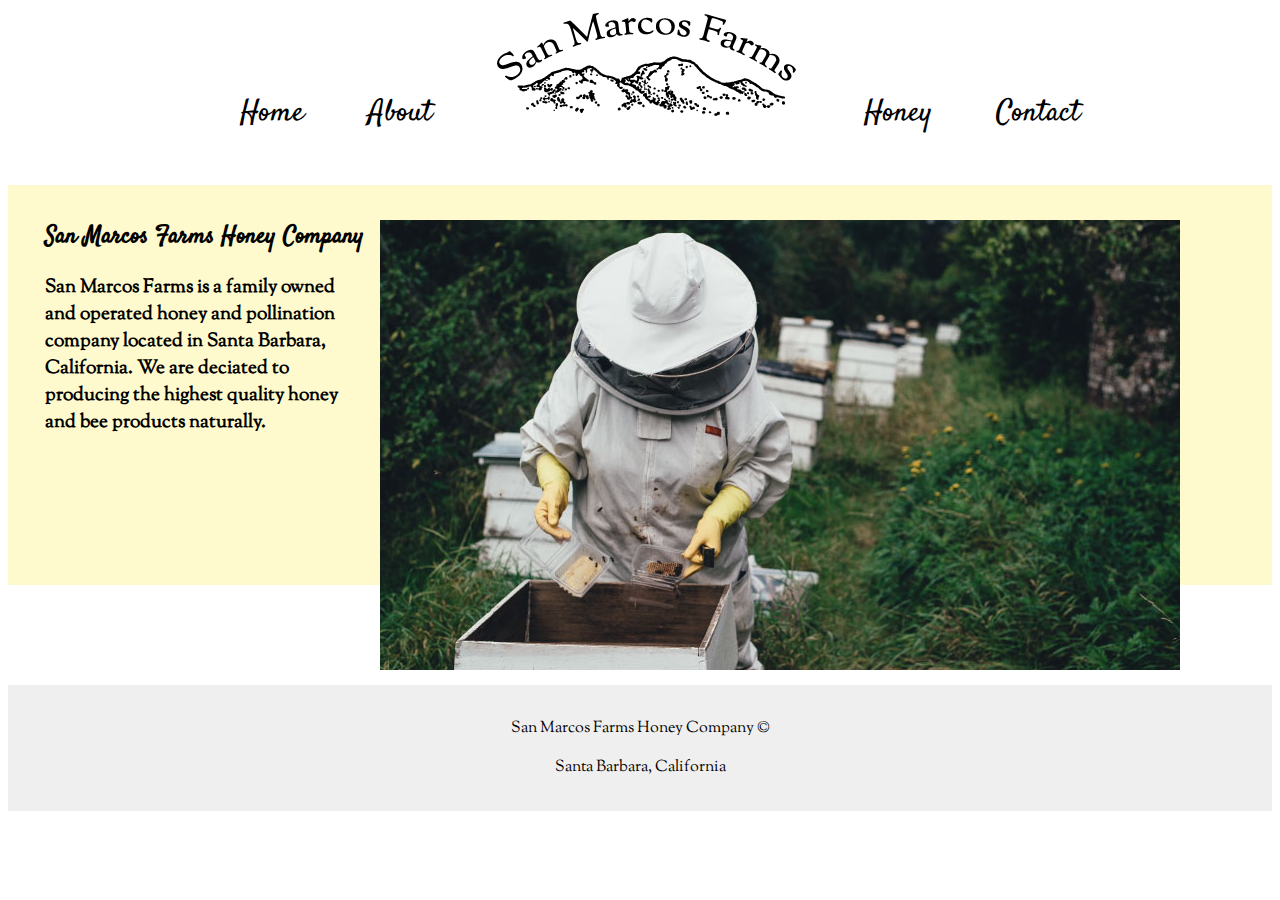
<file: index.html>
<!doctype html>
<html>
<head>
<link href="css/styles.css" type="text/css" rel="stylesheet">
<link href="https://fonts.googleapis.com/css?family=Sorts+Mill+Goudy" rel="stylesheet">
<link href="https://fonts.googleapis.com/css?family=Satisfy" rel="stylesheet">
<link rel="shortcut icon" href="images/favicon.ico" type="image/x-icon">
<link rel="icon" href="images/favicon.ico" type="image/x-icon">
<meta charset="UTF-8">
<title>San Marcos Farms Honey Co.</title>
</head>

<body>
<nav>
	<ul>
   		<li><a href="index.html">Home</a></li>
        <li><a href="about.html">About</a></li>
        <li><img src="images/logo.gif" alt="logo"></li>
        <li><a href="products.html">Honey</a></li>
        <li><a href="contact.html">Contact</a></li>
	</ul>

<!–– do I need home to signify home? ––>

</nav>

<div class="yellow"></div>

<div class="home"><h2>San Marcos Farms Honey Company</h2>
<h3>San Marcos Farms is a family owned and operated honey and pollination company located in Santa Barbara, California. We are deciated to producing the highest quality honey and bee products naturally.</h3> 
</div>

<!--need to add text to home page, discuss with Anne
-->
<div class="beekeeper"> <img src="images/beekeeper.jpg" alt="Beekeeper" title="Photo by Annie Sprat"> </div>

</body>
<footer> 
<p> San Marcos Farms Honey Company &copy </p> 
<p> Santa Barbara, California</p>
</footer>
</html>
</file>
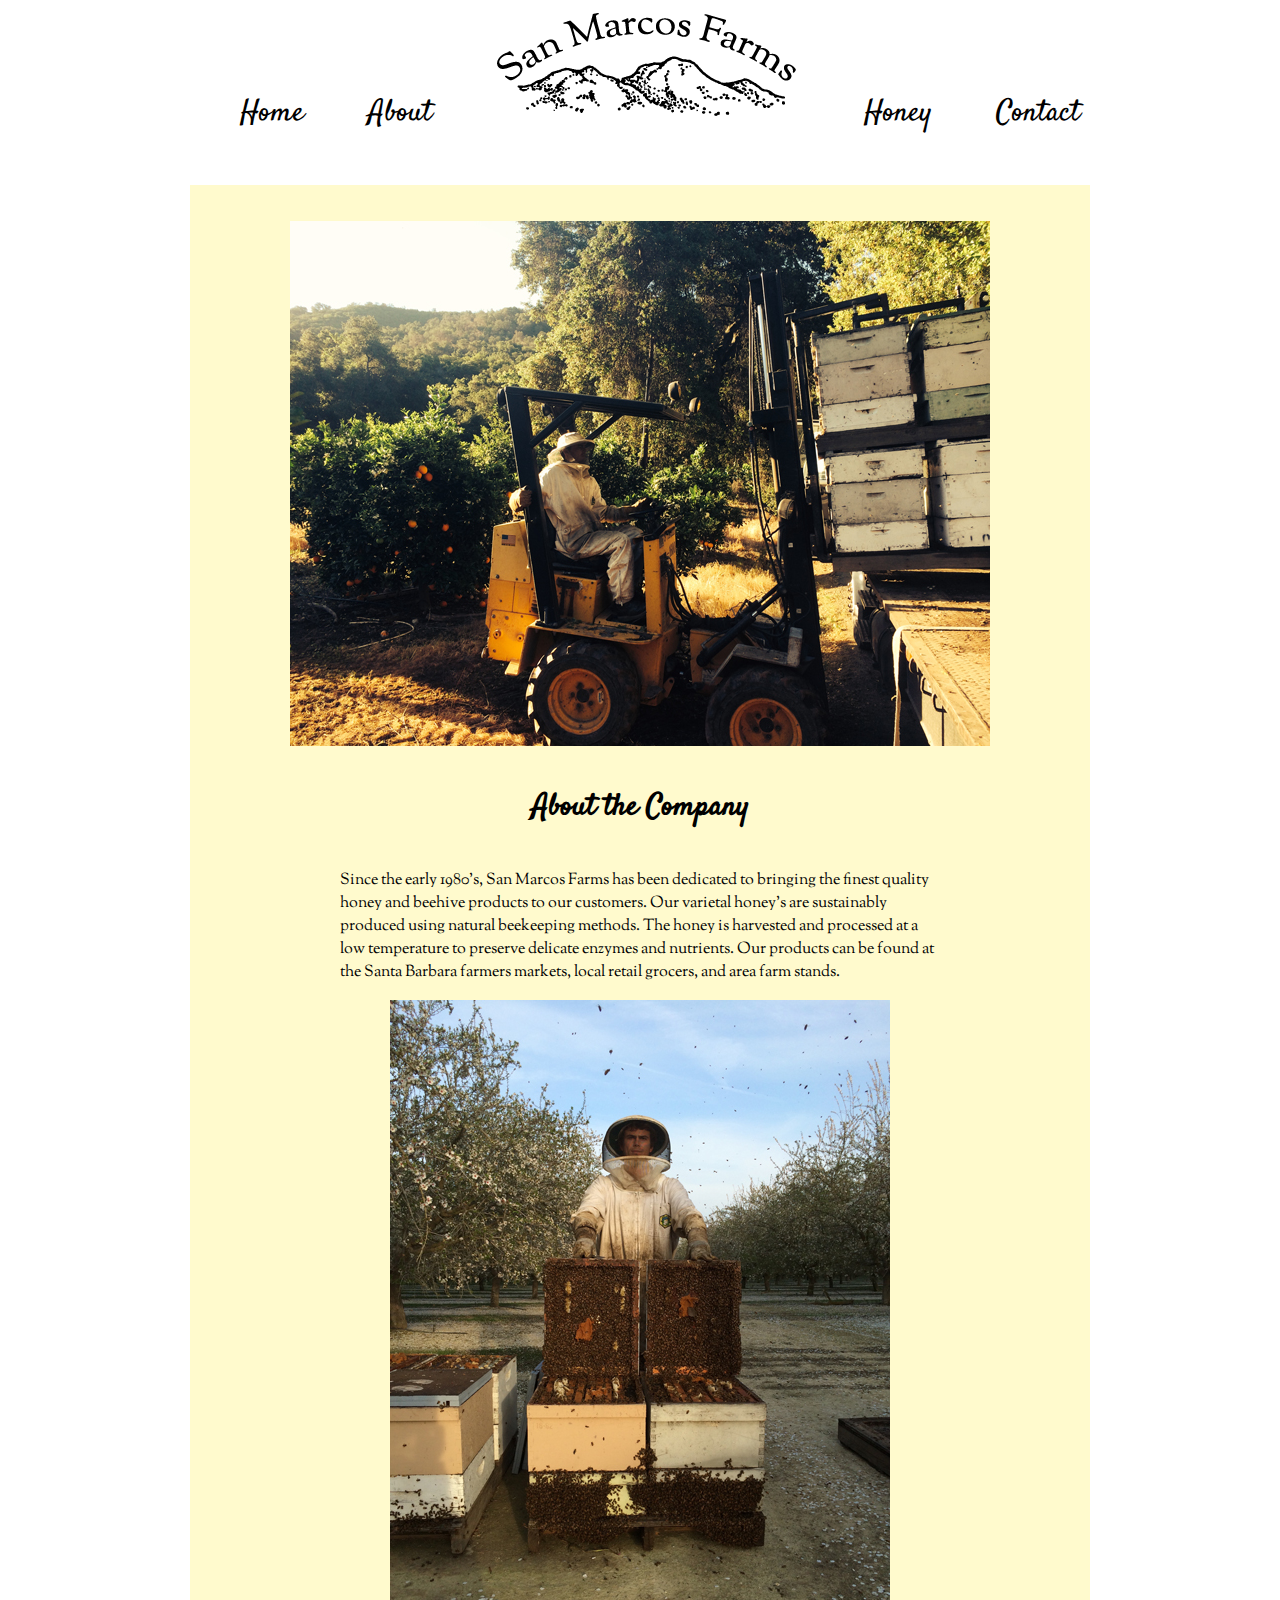
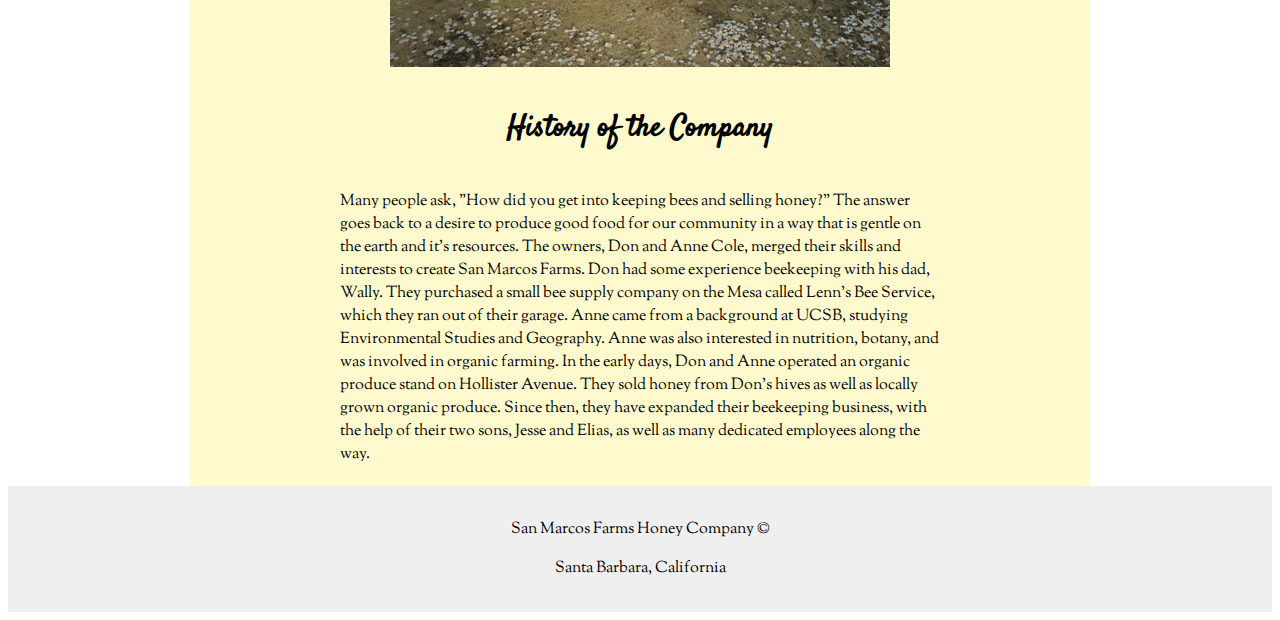
<file: about.html>
<!doctype html>
<html>
<head>
<link href="css/styles.css" type="text/css" rel="stylesheet">
<link href="https://fonts.googleapis.com/css?family=Sorts+Mill+Goudy" rel="stylesheet">
<link href="https://fonts.googleapis.com/css?family=Satisfy" rel="stylesheet">
<link rel="shortcut icon" href="images/favicon.ico" type="image/x-icon">
<link rel="icon" href="images/favicon.ico" type="image/x-icon">
<meta charset="UTF-8">
<title>San Marcos Farms Honey Co.</title>
</head>

<body>
<nav>
	<ul>
   		<li><a href="index.html">Home</a></li>
        <li><a href="about.html">About</a></li>
        <li><img src="images/logo.gif" alt="logo"></li>
        <li><a href="products.html">Honey</a></li>
        <li><a href="contact.html">Contact</a></li>
	</ul>
</nav>

<!--articles both inside div, easier to style-->
<div class="article"> 
<article>
	<figure>
    	<img src="images/tractor.jpg" alt="tractor" title="Photo by Don Cole">
     </figure>
     <h4>About the Company</h4>
     <p> Since the early 1980's, San Marcos Farms has been dedicated to bringing the finest quality honey and beehive products to our customers. Our varietal honey's are sustainably produced using natural beekeeping methods. The honey is harvested and processed at a low temperature to preserve delicate enzymes and nutrients. Our products can be found at the Santa Barbara farmers markets, local retail grocers, and area farm stands.</p>
</article>

<article>
	<figure>
    	<img src="images/eli.jpg" alt="beekeeper" title="Photo by Don Cole">
     </figure>
     <h4>History of the Company</h4>
     <p>Many people ask, "How did you get into keeping bees and selling honey?" The answer goes back to a desire to produce good food for our community in a way that is gentle on the earth and it's resources.  The owners, Don and Anne Cole, merged their skills and interests to create San Marcos Farms. Don had some experience beekeeping with his dad, Wally. They purchased a small bee supply company on the Mesa called Lenn's Bee Service, which they ran out of their garage. Anne came from a background at UCSB, studying Environmental Studies and Geography. Anne was also interested in nutrition, botany, and was involved in organic farming. In the early days, Don and Anne operated an organic produce stand on Hollister Avenue. They sold honey from Don's hives as well as locally grown organic produce. Since then, they have expanded their beekeeping business, with the help of their two sons, Jesse and Elias, as well as many dedicated employees along the way.</p>
</article>
</div>

<footer> 
<p> San Marcos Farms Honey Company &copy </p> 
<p> Santa Barbara, California</p>
</footer>
</body>

</html>
</file>
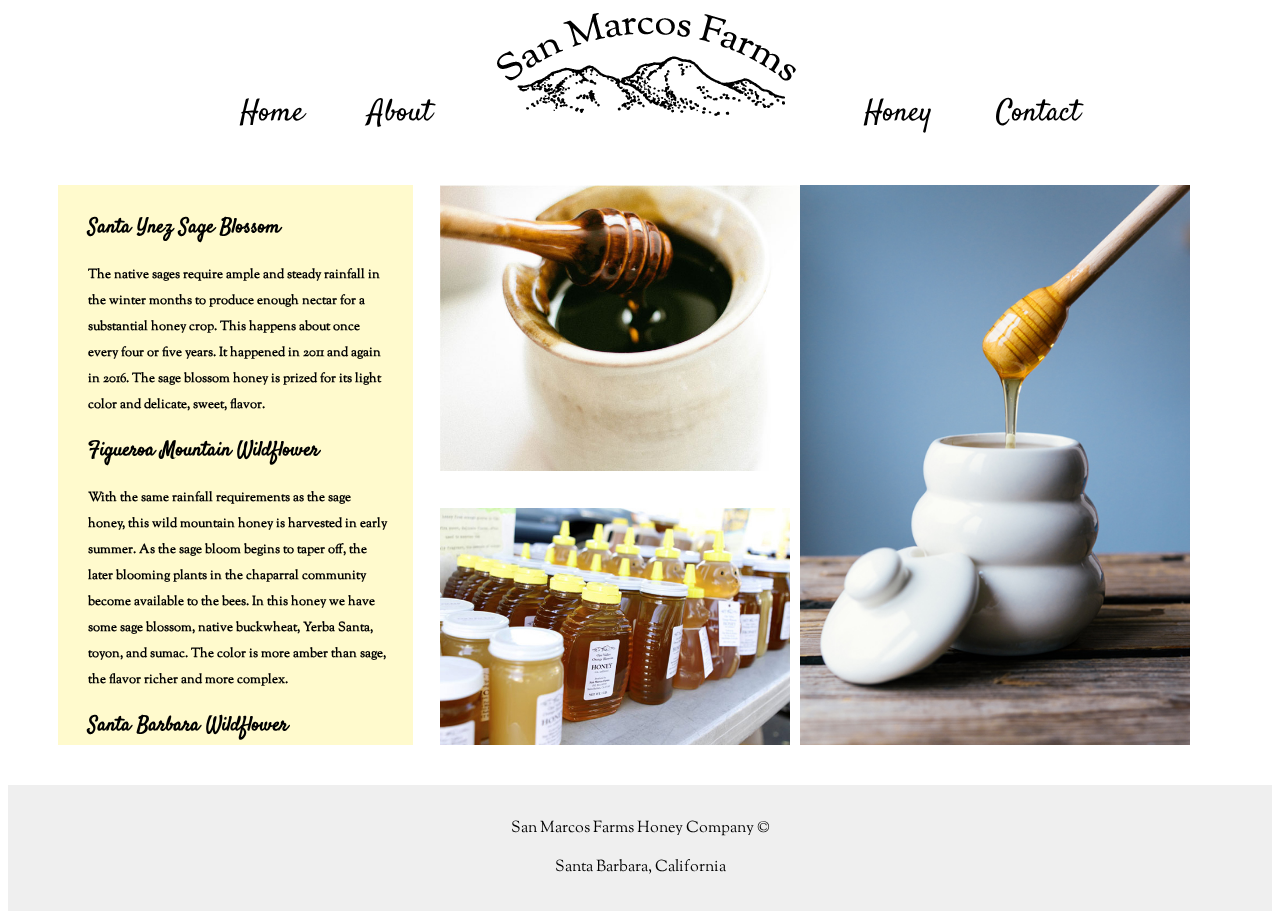
<file: products.html>
<!doctype html>
<html>
<head>
<link href="css/styles.css" type="text/css" rel="stylesheet">
<link href="https://fonts.googleapis.com/css?family=Sorts+Mill+Goudy" rel="stylesheet">
<link href="https://fonts.googleapis.com/css?family=Satisfy" rel="stylesheet">
<link rel="shortcut icon" href="images/favicon.ico" type="image/x-icon">
<link rel="icon" href="images/favicon.ico" type="image/x-icon">
<meta charset="UTF-8">
<title>San Marcos Farms Honey Co.</title>
</head>

<body>
<nav>
	<ul>
   		<li><a href="index.html">Home</a></li>
        <li><a href="about.html">About</a></li>
        <li><img src="images/logo.gif" alt="logo"></li>
        <li><a href="products.html">Honey</a></li>
        <li><a href="contact.html">Contact</a></li>
	</ul>
</nav>

<!--changed from individual divs to one div for easier movement-->
<div class="bg"></div>
<div class="sage"><h5>Santa Ynez Sage Blossom</h5>
<h6>The native sages require ample and steady rainfall in the winter months to produce enough nectar for a substantial honey crop. This happens about once every four or five years. It happened in 2011 and again in 2016. The sage blossom honey is prized for its light color and delicate, sweet, flavor.</h6> 

<h5>Figueroa Mountain Wildflower</h5>
<h6>With the same rainfall requirements as the sage honey, this wild mountain honey is harvested in early summer. As the sage bloom begins to taper off, the later blooming plants in the chaparral community become available to the bees. In this honey we have some sage blossom, native buckwheat, Yerba Santa, toyon, and sumac. The color is more amber than sage, the flavor richer and more complex.
</h6> 

<h5>Santa Barbara Wildflower</h5>
<h6>This amber honey is produced from the coastal flora of the Santa Barbara area. Sourced from numerous species of plants, both native and non-native, this honey is our signature local blend. The flavor profile suggests maple, caramel and butterscotch.</h6> 

<h5>Ojai Orange Blossom</h5>
<h6>Produced from the orange orchards in Ojai, orange blossom honey has an extra sweet citrusy flavor reminiscent of the sweet aroma of the orange blossoms. This delicious honey is a California classic.
</h6> 

<h5>Avacado Blossom</h5>
<h6>In springtime, our bees are hard at work pollinating the avocado trees in Goleta and Carpinteria. While this honey does not taste like avocados, it is distinguished by a characteristic deep reddish color and an addicting robust molasses-like flavor.</h6> 
</div>

<div class="honey"> <img src="images/honey.jpg" alt="Honey" title="Sonja Langford"> </div>

<div class="jar"> <img src="images/jar.jpg" alt="Honey" title="Photo by Alona Craft"> </div>

<div class="product"> <img src="images/product.jpg" alt="honey products" title="Photo by Anne Cole"></div>
</body>

<footer> 
<p> San Marcos Farms Honey Company &copy</p> 
<p> Santa Barbara, California</p>
</footer>
</html>
</file>
<file: css/styles.css>
@charset "UTF-8";
/* CSS Document */

      /*start Home page styling*/

nav { background-color:white;
      width: 100%;
	  height: 127px;
	  text-align:center;
	}
nav ul{
	list-style-type:none;
    margin:0;
	}	
	
nav li {
   	display:inline-block;
	line-height:127px;
	font-size:30px;
	padding: 0 30px;
	font-family: 'Satisfy', cursive;
	}	
nav a:link {
	text-decoration:none;
	color:black;
	}
	
nav a:visited{
	color:black
	}
nav a:hover{
	color:#FDED9A
	}
h1 {
	position:fixed;
	margin-top:50px;
	margin-right:500px;
	margin-left: 70px;
	}
.yellow{
	margin-top:50px;
	margin-bottom:100px;
	width:100%;
	height:400px;
	background-color:lemonchiffon;
	}
	
.home{
	position:absolute;
	top:200px;
	left:45px;
		
		}
.home h2 {
	font-family: 'Satisfy', cursive;
	
	}
.home h3{		
	width:300px;
	font-family: 'Sorts Mill Goudy', serif;
	}
	
.beekeeper img{
	position:absolute;
	top:220px;
	left:380px;
}	
#header {
	position:absolute;
	top:230px;
	left:40px;
	font-family:'Sorts Mill Goudy', serif;
	font-size:18px;
	}
	
footer {
     padding: 1rem;
	 background-color: #efefef;
	 text-align: center;
     font-family: 'Sorts Mill Goudy', serif;
		}
	
	/*start About page styling*/
	
figure img{
	display:block;
	margin:0 auto;
		
		}

		
article h4{
	text-align:center;
	font-family: 'Satisfy', cursive;
		
		}
article h5{
	text-align:center;
	font-family: 'Satisfy', cursive;
		
		}
		
article p {
	display:block;
	margin: 0 auto;
	width:600px;
	font-family:'Sorts Mill Goudy', serif;
		}	
	
.article {
	background-color:lemonchiffon;
	width:900px;
	display: block;
	margin:0 auto;
	margin-top:50px;
	padding-top:20px;
	padding-bottom:20px;
	
	}
	
	/*start Contact Page Styling*/

.contact{
	float:left;
	width:300px;
	display:block;

		}
h4{
	font-family:'Satisfy', cursive;
	font-size:30px;

		}
.get{
	margin-left: 200px;
	width:200px;
}
	/*.contact p{
		font-family:'Sorts Mill Goudy', serif;
		}*/

.contact ul{
	padding:0;
}

.contact ul li{
	font-family:'Sorts Mill Goudy', serif;
	font-size:15px;
	list-style-type:none;
	margin-left:200px; 
	width:300px;
		}

.button {
    background-color: black;
    border: none;
    color: white;
    padding: 10px 20px;
    text-align: center;
    text-decoration: none;
    font-size: 10px;
	border-radius: 4px;
	clear:both;
		}	
.ttt{
	margin:0px;
	padding:0px;
	font-family:'Sorts Mill Goudy', serif;
	width:300px;
	display: inline-block;
	margin-left:300px;
     }
.wrapper {
	width:100%;
	background-color:lemonchiffon;
	margin-top:50px;
		
		}
/*Start Honey page styling*/

.sage{
	margin-top:50px;
	margin-left: 50px;
	margin-bottom:40px;
	background-color: lemonchiffon;
	padding-left:30px;
	padding-top:10px;
	padding-bottom:10px;
	width:325px;
	height:540px;
	overflow: scroll;
}

h5 {
	font-family: 'Satisfy', cursive;
	font-size: 20px;
	line-height:0;
	}
h6 {
		
	width:300px;
	font-family: 'Sorts Mill Goudy', serif;
	font-size: 13px;
	line-height:2;
}
.honey img{
	position:absolute;
	top:185px;
	left:440px;
	margin-bottom: 300px;
	width:430px;
}
.product img{
	position:absolute;
	top:508px;
	left:440px;
	width:350px;
}

.jar img{
	position:absolute;
	top:185px;
	left:800px;
	width:390px;
}
</file>
